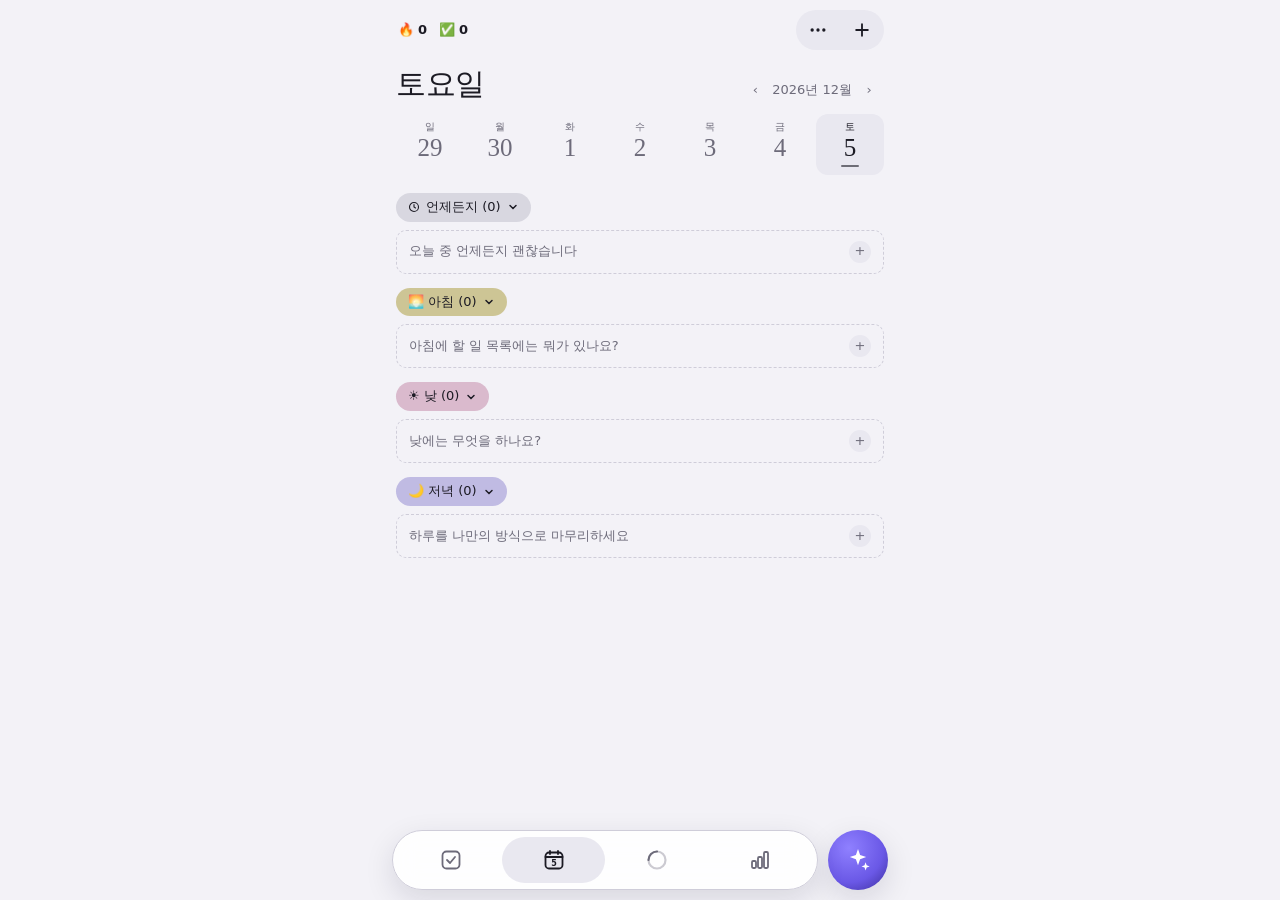
<file: planner.html>
<!DOCTYPE html>
<html lang="ko">
<head>
<meta charset="utf-8">
<meta name="viewport" content="width=device-width, initial-scale=1, viewport-fit=cover">
<meta name="theme-color" content="#000000">
<title>하루틀 — 일정 관리</title>
<style>
:root{
  --bg:#f3f2f7; --surface:#ffffff; --surface2:#e9e8f0; --line:#cfcdd9; --text:#1c1b24; --muted:#6d6b7a;
  --accent:#6a58e6; --accent-2:#8f80ff; --accent-soft:rgba(106,88,230,.16); --ok:#3fae7a;
  --ch-any:rgba(120,118,140,.22); --ch-morning:rgba(176,160,70,.55); --ch-day:rgba(170,82,126,.35); --ch-evening:rgba(96,84,190,.35);
  --ch-high:rgba(206,86,112,.40); --ch-mid:rgba(170,150,60,.45); --ch-low:rgba(84,128,160,.40);
  --shadow:0 10px 30px rgba(20,16,50,.12);
  box-sizing:border-box;
  padding-top:env(safe-area-inset-top,0px); padding-bottom:env(safe-area-inset-bottom,0px);
}
@media (prefers-color-scheme: dark){
  :root:not([data-theme="light"]){
    --bg:#000; --surface:#161618; --surface2:#242428; --line:#3a3a42; --text:#f3f3f6; --muted:#8f8e99;
    --accent:#7c6cf0; --accent-2:#a597ff; --accent-soft:rgba(124,108,240,.22);
    --ch-any:rgba(120,120,135,.28); --ch-morning:rgba(150,138,70,.85); --ch-day:rgba(112,58,88,.9); --ch-evening:rgba(58,52,100,.95);
    --ch-high:rgba(128,58,72,.95); --ch-mid:rgba(98,88,44,.95); --ch-low:rgba(58,74,90,.95);
    --shadow:0 10px 30px rgba(0,0,0,.5);
  }
}
:root[data-theme="dark"]{
  --bg:#000; --surface:#161618; --surface2:#242428; --line:#3a3a42; --text:#f3f3f6; --muted:#8f8e99;
  --accent:#7c6cf0; --accent-2:#a597ff; --accent-soft:rgba(124,108,240,.22);
  --ch-any:rgba(120,120,135,.28); --ch-morning:rgba(150,138,70,.85); --ch-day:rgba(112,58,88,.9); --ch-evening:rgba(58,52,100,.95);
  --ch-high:rgba(128,58,72,.95); --ch-mid:rgba(98,88,44,.95); --ch-low:rgba(58,74,90,.95);
  --shadow:0 10px 30px rgba(0,0,0,.5);
}
*{box-sizing:border-box;-webkit-tap-highlight-color:transparent}
html{height:100%;scroll-padding-top:env(safe-area-inset-top,0px)}
body{height:100%;margin:0;background:var(--bg);color:var(--text);
  font-family:"Pretendard","Apple SD Gothic Neo","Noto Sans KR","Malgun Gothic",system-ui,sans-serif;font-size:15px;line-height:1.45;overflow:hidden}
button{font:inherit;color:inherit;border:0;background:none;cursor:pointer;padding:0}
input,textarea,select{font:inherit;color:inherit}
:focus-visible{outline:2px solid var(--accent-2);outline-offset:2px}
#app{height:100%;max-width:520px;margin:0 auto;display:flex;flex-direction:column;position:relative}

/* top bar */
.top{display:flex;align-items:center;gap:8px;padding:10px 16px 6px;min-height:52px}
.pill{display:inline-flex;align-items:center;gap:4px;font-size:13px;color:var(--muted);padding:4px 2px}
.pill b{color:var(--text);font-weight:600}
.btn-today{background:var(--surface2);border-radius:18px;padding:7px 14px;font-size:14px}
.top .grow{flex:1}
.iconbar{display:flex;align-items:center;background:var(--surface2);border-radius:22px;height:40px}
.iconbar button{width:44px;height:40px;display:grid;place-items:center;border-radius:22px}
.iconbar button:active{background:var(--line)}

main{flex:1;overflow-y:auto;overflow-x:hidden;padding:0 16px 120px;-webkit-overflow-scrolling:touch}
.view{display:none}.view.on{display:block}

/* headings */
.h1{font-size:30px;font-weight:500;letter-spacing:-.5px;margin:6px 0 10px;display:flex;align-items:center;gap:10px}
.h1 .plus{width:26px;height:26px;border-radius:50%;background:var(--surface2);display:grid;place-items:center;font-size:18px;color:var(--muted)}
.dayhead{display:flex;align-items:baseline;justify-content:space-between;margin:6px 0 8px}
.dayhead .h1{margin:0}
.monthnav{display:flex;align-items:center;gap:2px;font-size:13px;color:var(--muted)}
.monthnav button{width:30px;height:30px;display:grid;place-items:center;border-radius:50%}
.monthnav button:active{background:var(--surface2)}

/* week strip */
.week{display:grid;grid-template-columns:repeat(7,1fr);gap:2px;margin-bottom:18px;touch-action:pan-y}
.wd{display:flex;flex-direction:column;align-items:center;padding:6px 0 8px;border-radius:12px;color:var(--muted)}
.wd small{font-size:10px}
.wd span{font-family:"Iowan Old Style","Palatino","Noto Serif KR",Georgia,serif;font-size:25px;font-weight:300;line-height:1.15}
.wd.today{color:var(--accent-2)}
.wd.sel{background:var(--surface2);color:var(--text)}
.wd.sel::after{content:"";width:18px;height:2px;border-radius:2px;background:currentColor;opacity:.6;margin-top:2px}
.wd .dot{width:4px;height:4px;border-radius:50%;background:var(--accent-2);margin-top:3px}
.wd.sel .dot{display:none}

/* section chips */
.sec{margin-bottom:14px}
.chip{display:inline-flex;align-items:center;gap:6px;border-radius:16px;padding:5px 12px;font-size:13px;font-weight:500;background:var(--ch-any)}
.chip svg{width:12px;height:12px;transition:transform .2s}
.sec.closed .chip svg.car{transform:rotate(-90deg)}
.sec.closed .sec-body{display:none}
.c-any{background:var(--ch-any)}.c-morning{background:var(--ch-morning)}.c-day{background:var(--ch-day)}.c-evening{background:var(--ch-evening)}
.c-high{background:var(--ch-high)}.c-mid{background:var(--ch-mid)}.c-low{background:var(--ch-low)}
.sec-head{display:flex;align-items:center;justify-content:space-between;margin-bottom:8px}
.roundplus{width:26px;height:26px;border-radius:50%;background:var(--surface2);display:grid;place-items:center;color:var(--muted);font-size:17px}
.addrow{width:100%;display:flex;align-items:center;justify-content:space-between;border:1.5px dashed var(--line);border-radius:10px;padding:10px 12px;color:var(--muted);font-size:13px;text-align:left;margin-top:6px}
.addrow i{font-style:normal;width:22px;height:22px;border-radius:50%;background:var(--surface2);display:grid;place-items:center}

/* task row */
.task{display:flex;align-items:center;gap:12px;background:var(--surface);border-radius:14px;padding:10px 12px;margin-bottom:6px;cursor:pointer}
.bub{flex:none;width:34px;height:34px;border-radius:50%;display:grid;place-items:center;font-size:18px;background:hsl(var(--h) 60% 70% / .35)}
.tt{flex:1;min-width:0;display:flex;flex-direction:column}
.tt b{font-weight:500;font-size:14.5px;white-space:nowrap;overflow:hidden;text-overflow:ellipsis}
.tt small{font-size:11.5px;color:var(--muted)}
.chk{flex:none;width:26px;height:26px;border-radius:50%;border:2px solid var(--muted);display:grid;place-items:center;transition:all .18s}
.chk svg{width:14px;height:14px;opacity:0}
.task.done .chk{background:var(--accent);border-color:var(--accent)}
.task.done .chk svg{opacity:1}
.task.done .tt b{text-decoration:line-through;color:var(--muted)}
.task.done .bub{filter:grayscale(.8);opacity:.6}
.chk.pop{animation:pop .35s}
@keyframes pop{50%{transform:scale(1.25)}}

.suggest-head{display:flex;justify-content:space-between;align-items:flex-start;margin:26px 0 10px}
.suggest-head h3{margin:0;font-size:17px;font-weight:600}
.suggest-head p{margin:0;font-size:12px;color:var(--muted)}
.sg{display:flex;align-items:center;gap:10px;margin-bottom:6px}
.sg .task{flex:1;margin:0;cursor:default}
.sg .add{width:26px;height:26px;border-radius:50%;background:var(--accent-soft);color:var(--accent-2);font-size:17px;display:grid;place-items:center}

/* focus */
.focus-wrap{display:flex;flex-direction:column;align-items:center;padding-top:6px;min-height:calc(100% - 20px)}
.view#v-focus{margin:0 -16px;padding:0 16px;background:linear-gradient(180deg,var(--accent-soft),transparent 55%);border-radius:0 0 24px 24px;min-height:100%}
.focus-top{width:100%;display:flex;justify-content:space-between;gap:8px;margin-bottom:18px}
.ghost{border:1px solid var(--line);border-radius:18px;padding:7px 13px;font-size:13px;display:inline-flex;align-items:center;gap:6px;max-width:62%;overflow:hidden;white-space:nowrap;text-overflow:ellipsis}
.focus-title{font-size:30px;font-weight:600;margin:4px 0 2px;text-align:center}
.focus-sub{font-size:13px;color:var(--muted);height:20px;margin-bottom:10px;text-align:center}
.dial{width:min(78vw,290px);aspect-ratio:1;touch-action:none;user-select:none}
.dial text{font-family:"Iowan Old Style","Palatino",Georgia,serif}
.big-time{font-family:"Iowan Old Style","Palatino",Georgia,serif;font-size:52px;font-weight:300;margin:14px 0 6px;letter-spacing:1px}
.focus-ctrl{display:flex;align-items:center;gap:18px;margin-top:8px}
.primary{background:var(--text);color:var(--bg);border-radius:24px;padding:11px 22px;font-weight:600;display:inline-flex;align-items:center;gap:8px}
.dark-btn{background:var(--surface2);border-radius:24px;padding:11px 22px;font-weight:600;display:inline-flex;align-items:center;gap:8px}
.hourglass{transform-origin:50% 50%;animation:flip 6s ease-in-out infinite}
.paused .hourglass{animation-play-state:paused}
@keyframes flip{0%,80%{transform:rotate(0)}100%{transform:rotate(180deg)}}

/* stats */
.stat-hero{display:grid;grid-template-columns:1fr 1fr;background:var(--surface);border-radius:20px;overflow:hidden;margin:6px 0 14px}
.stat-hero>div{padding:18px 14px;display:flex;flex-direction:column;align-items:center;gap:4px}
.stat-hero>div+div{border-left:1px solid var(--line)}
.stat-hero .em{font-size:28px;line-height:1}
.stat-hero .num{font-family:"Iowan Old Style","Palatino",Georgia,serif;font-size:38px;line-height:1.1;font-weight:600}
.stat-hero .lab{font-size:12px;color:var(--muted)}
.bar{width:74%;height:5px;border-radius:4px;background:var(--surface2);overflow:hidden;margin-top:8px}
.bar i{display:block;height:100%;background:var(--accent)}
.stat-hero .sub{font-size:11.5px;color:var(--muted)}
.card{background:var(--surface);border-radius:20px;padding:16px;margin-bottom:14px}
.card h3{margin:0 0 12px;font-size:17px;font-weight:500}
.moodrow{display:grid;grid-template-columns:repeat(7,1fr);gap:4px;text-align:center}
.moodrow button{display:flex;flex-direction:column;align-items:center;gap:6px;font-size:11px;color:var(--muted)}
.moodrow .m{width:36px;height:36px;border-radius:50%;display:grid;place-items:center;background:var(--surface2);font-size:18px;color:var(--text)}
.moodrow .m.today{background:var(--text);color:var(--bg)}
.moodrow .m.future{background:transparent;border:1px solid var(--surface2)}
.moodrow .m svg{width:40px;height:40px}
.weekbars{display:grid;grid-template-columns:repeat(7,1fr);gap:8px;align-items:end;height:110px}
.weekbars div{display:flex;flex-direction:column;align-items:center;justify-content:flex-end;height:100%;gap:4px;font-size:11px;color:var(--muted)}
.weekbars i{width:100%;max-width:26px;border-radius:7px 7px 3px 3px;background:var(--accent);min-height:3px}
.weekbars b{font-weight:500;color:var(--text);font-size:11px}
.list{background:var(--surface);border-radius:18px;overflow:hidden;margin-bottom:14px}
.list button{width:100%;display:flex;align-items:center;justify-content:space-between;padding:14px 16px;text-align:left;font-size:14px}
.list button+button{border-top:1px solid var(--line)}
.list button.danger{color:#e2627a}

/* planner */
.plan-empty{display:flex;flex-direction:column;align-items:center;text-align:center;padding-top:9vh;gap:14px}
.plan-empty p{margin:0;font-size:16px;line-height:1.6}
.plan-empty small{color:var(--muted);font-size:12.5px;max-width:300px}
.orb{width:120px;height:120px;animation:bob 4s ease-in-out infinite}
@keyframes bob{50%{transform:translateY(-8px)}}
.composer{background:var(--surface);border-radius:22px;padding:10px 10px 10px 16px;display:flex;align-items:flex-end;gap:8px;margin-top:22px;box-shadow:var(--shadow)}
.composer textarea{flex:1;border:0;background:transparent;resize:none;outline:none;min-height:24px;max-height:140px;padding:6px 0}
.composer button{background:var(--text);color:var(--bg);border-radius:18px;padding:8px 14px;font-weight:600;font-size:13px;white-space:nowrap}
.plan-hint{font-size:12px;color:var(--muted);margin:8px 4px 0}
.plan-result h4{margin:18px 0 8px;font-size:13px;color:var(--muted);font-weight:500}
.x{flex:none;width:26px;height:26px;border-radius:50%;background:var(--surface2);display:grid;place-items:center;color:var(--muted)}
.seg{display:inline-flex;background:var(--surface2);border-radius:18px;padding:3px}
.seg button{padding:6px 14px;border-radius:15px;font-size:13px}
.seg button.on{background:var(--surface);box-shadow:0 1px 4px rgba(0,0,0,.2)}

/* tabbar */
.tabbar{position:absolute;left:12px;right:12px;bottom:calc(10px + env(safe-area-inset-bottom,0px));display:flex;gap:10px;align-items:center;z-index:5}
.tabs{flex:1;display:flex;justify-content:space-around;background:color-mix(in srgb,var(--surface) 88%,transparent);backdrop-filter:blur(14px);-webkit-backdrop-filter:blur(14px);border-radius:30px;padding:6px;box-shadow:var(--shadow);border:1px solid var(--line)}
.tabs button{flex:1;height:46px;border-radius:24px;display:grid;place-items:center;color:var(--muted)}
.tabs button.on{background:var(--surface2);color:var(--text)}
.tabs svg{width:24px;height:24px}
.orbtab{flex:none;width:60px;height:60px;border-radius:50%;display:grid;place-items:center;background:radial-gradient(circle at 35% 30%,var(--accent-2),var(--accent) 60%,#3b2d9a);box-shadow:var(--shadow);color:#fff}
.orbtab.on{outline:3px solid var(--text);outline-offset:2px}
.orbtab svg{width:28px;height:28px}

/* sheet */
.backdrop{position:fixed;inset:0;background:rgba(0,0,0,.45);z-index:20;display:none;align-items:flex-end;justify-content:center}
.backdrop.on{display:flex}
.sheet{width:100%;max-width:520px;max-height:88%;overflow-y:auto;background:var(--surface);border-radius:24px 24px 0 0;padding:16px 16px calc(20px + env(safe-area-inset-bottom,0px));animation:up .22s ease-out}
@keyframes up{from{transform:translateY(40px);opacity:.4}}
.sheet .grab{width:38px;height:4px;border-radius:3px;background:var(--line);margin:0 auto 12px}
.sheet h3{margin:0 0 12px;font-size:17px}
.sheet .title-in{width:100%;border:0;background:transparent;font-size:20px;outline:none;padding:6px 0 10px}
.row{display:flex;flex-wrap:wrap;gap:6px;margin:6px 0 14px}
.row .opt{border-radius:16px;padding:6px 12px;font-size:13px;background:var(--surface2)}
.row .opt.on{background:var(--text);color:var(--bg)}
.lbl{font-size:12px;color:var(--muted);margin-top:4px}
.emojis{display:flex;gap:6px;overflow-x:auto;padding:4px 0 10px;scrollbar-width:none}
.emojis button{flex:none;width:40px;height:40px;border-radius:12px;background:var(--surface2);font-size:21px}
.emojis button.on{outline:2px solid var(--accent-2)}
.sheet-actions{display:flex;gap:8px;margin-top:8px}
.sheet-actions button{flex:1;padding:13px;border-radius:14px;font-weight:600;background:var(--surface2)}
.sheet-actions .go{background:var(--accent);color:#fff}
.sheet-actions .del{flex:0 0 auto;color:#e2627a;padding:13px 16px}
.date-in{background:var(--surface2);border:0;border-radius:12px;padding:8px 12px}
.sheet textarea.box{width:100%;min-height:90px;background:var(--surface2);border:0;border-radius:12px;padding:10px;outline:none}
.moodpick{display:flex;justify-content:space-between;gap:4px;margin:4px 0 14px}
.moodpick button{display:flex;flex-direction:column;align-items:center;gap:4px;font-size:12px;color:var(--muted);padding:6px 2px;border-radius:14px;flex:1}
.moodpick button.on{background:var(--surface2);color:var(--text)}
.moodpick svg{width:48px;height:48px}

.menu{position:absolute;right:16px;top:58px;background:var(--surface2);border-radius:16px;box-shadow:var(--shadow);z-index:15;min-width:200px;overflow:hidden;display:none}
.menu.on{display:block}
.menu button{display:block;width:100%;text-align:left;padding:13px 16px;font-size:14px}
.menu button+button{border-top:1px solid var(--line)}

.toast{position:fixed;left:50%;top:calc(12px + env(safe-area-inset-top,0px));transform:translate(-50%,-30px);opacity:0;pointer-events:none;background:var(--accent);color:#fff;padding:10px 18px;border-radius:20px;font-size:14px;z-index:40;transition:transform .3s;max-width:90%;text-align:center}
.toast.on{transform:translate(-50%,0);opacity:1}
.empty-note{color:var(--muted);font-size:13px;text-align:center;padding:10px 0}
@media (prefers-reduced-motion: reduce){*{animation:none!important;transition:none!important}}
</style>
</head>
<body>
<div id="app">
  <header class="top">
    <span class="pill" title="연속 일수">🔥 <b id="hdStreak">0</b></span>
    <span class="pill" title="오늘 완료">✅ <b id="hdDone">0</b></span>
    <button class="btn-today" id="btnToday" data-act="goToday" hidden>오늘</button>
    <span class="grow"></span>
    <div class="iconbar">
      <button data-act="menu" aria-label="더보기"><svg width="20" height="20" viewBox="0 0 24 24" fill="currentColor"><circle cx="5" cy="12" r="2"/><circle cx="12" cy="12" r="2"/><circle cx="19" cy="12" r="2"/></svg></button>
      <button data-act="addQuick" aria-label="추가"><svg width="20" height="20" viewBox="0 0 24 24" fill="none" stroke="currentColor" stroke-width="2.2" stroke-linecap="round"><path d="M12 5v14M5 12h14"/></svg></button>
    </div>
  </header>
  <div class="menu" id="menu"></div>

  <main id="main">
    <section class="view" id="v-todo"></section>
    <section class="view" id="v-day"></section>
    <section class="view" id="v-focus"></section>
    <section class="view" id="v-stats"></section>
    <section class="view" id="v-plan"></section>
  </main>

  <nav class="tabbar">
    <div class="tabs" role="tablist">
      <button data-tab="todo" aria-label="할 일"><svg viewBox="0 0 24 24" fill="none" stroke="currentColor" stroke-width="1.8" stroke-linecap="round" stroke-linejoin="round"><rect x="3.5" y="3.5" width="17" height="17" rx="4"/><path d="m8 12 3 3 5-6"/></svg></button>
      <button data-tab="day" aria-label="오늘"><svg viewBox="0 0 24 24" fill="none" stroke="currentColor" stroke-width="1.8"><rect x="3.5" y="4.5" width="17" height="16" rx="3.5"/><path d="M3.5 9h17M8 3v3M16 3v3" stroke-linecap="round"/><text id="tabDate" x="12" y="18.2" text-anchor="middle" font-size="8" font-weight="700" fill="currentColor" stroke="none" font-family="system-ui">24</text></svg></button>
      <button data-tab="focus" aria-label="포커스"><svg viewBox="0 0 24 24" fill="none" stroke="currentColor" stroke-width="2.2" stroke-linecap="round"><path d="M12 3.5a8.5 8.5 0 1 1-8.5 8.5" opacity=".35"/><path d="M12 3.5a8.5 8.5 0 0 0-8.5 8.5"/></svg></button>
      <button data-tab="stats" aria-label="기록"><svg viewBox="0 0 24 24" fill="none" stroke="currentColor" stroke-width="1.8" stroke-linejoin="round"><rect x="4" y="13" width="4" height="7" rx="1.2"/><rect x="10" y="9" width="4" height="11" rx="1.2"/><rect x="16" y="4" width="4" height="16" rx="1.2"/></svg></button>
    </div>
    <button class="orbtab" data-tab="plan" aria-label="자동 계획"><svg viewBox="0 0 24 24" fill="currentColor"><path d="M12 2.5l1.8 5.2 5.2 1.8-5.2 1.8L12 16.5l-1.8-5.2L5 9.5l5.2-1.8zM18.5 14l.9 2.6 2.6.9-2.6.9-.9 2.6-.9-2.6-2.6-.9 2.6-.9z"/></svg></button>
  </nav>

  <div class="backdrop" id="backdrop"><div class="sheet" id="sheet" role="dialog" aria-modal="true"></div></div>
  <div class="toast" id="toast"></div>
</div>

<script>
(function(){
"use strict";
/* ---------- utilities ---------- */
const $=s=>document.querySelector(s);
const pad=n=>String(n).padStart(2,'0');
const dk=d=>`${d.getFullYear()}-${pad(d.getMonth()+1)}-${pad(d.getDate())}`;
const parseDk=s=>{const[y,m,d]=s.split('-').map(Number);return new Date(y,m-1,d)};
const todayK=()=>dk(new Date());
const addDays=(s,n)=>{const d=parseDk(s);d.setDate(d.getDate()+n);return dk(d)};
const WD=['일','월','화','수','목','금','토'];
const esc=s=>String(s).replace(/[&<>"']/g,c=>({'&':'&amp;','<':'&lt;','>':'&gt;','"':'&quot;',"'":'&#39;'}[c]));
const uid=()=>Math.random().toString(36).slice(2,10)+Date.now().toString(36).slice(-4);
const hue=s=>{let h=0;for(const c of String(s))h=(h*31+c.codePointAt(0))%360;return h};
const fmtTime=d=>{const h=d.getHours(),m=d.getMinutes();return `${h<12?'오전':'오후'} ${((h+11)%12)+1}:${pad(m)}`};

const SLOTS=[
  {k:'any',n:'언제든지',ph:'오늘 중 언제든지 괜찮습니다',ic:'<svg class="ic" width="13" height="13" viewBox="0 0 24 24" fill="none" stroke="currentColor" stroke-width="2.2"><circle cx="12" cy="12" r="9"/><path d="M12 7v5l3 2" stroke-linecap="round"/></svg>'},
  {k:'morning',n:'아침',ph:'아침에 할 일 목록에는 뭐가 있나요?',ic:'🌅'},
  {k:'day',n:'낮',ph:'낮에는 무엇을 하나요?',ic:'☀️'},
  {k:'evening',n:'저녁',ph:'하루를 나만의 방식으로 마무리하세요',ic:'🌙'}
];
const PRIS=[{k:'high',n:'높음',ic:'▲'},{k:'mid',n:'보통',ic:'●'},{k:'low',n:'낮음',ic:'▼'},{k:'none',n:'할 일',ic:''}];
const DURS=[5,10,15,20,30,45,60,90,120];
const EMOJIS=['📝','✅','📬','🍽️','💧','🧺','🗓️','🧘','🚶','🏃','📧','🧽','📖','📚','💊','🪴','🗑️','👕','✍️','💼','📞','🛒','🍳','☕','🚗','🎒','💻','🧹','🎵','😴','🦷','🐶','🏦','🏥','🚿','✏️'];
const SUGGEST=[
  ['우편물 확인하기','📬',15],['식탁 정리하기','🍽️',15],['물 한 잔 마시기','💧',5],['세탁물 분류하기','🧺',20],['오늘 일정 점검하기','🗓️',15],
  ['스트레칭하기','🧘',10],['산책하기','🚶',20],['이메일 정리하기','📧',15],['설거지하기','🧽',15],['책 읽기','📖',30],
  ['장보기 목록 쓰기','📝',10],['약 챙기기','💊',5],['방 환기하기','🪟',5],['가방 챙기기','🎒',10],['식물 물주기','🪴',5],
  ['쓰레기 버리기','🗑️',10],['내일 옷 준비하기','👕',10],['일기 쓰기','✍️',15],['운동하기','🏃',30],['책상 정리하기','🧹',10]
];
const MOODS=[
  {k:5,n:'최고',c:'#f6d56b',mouth:'M13 27 Q24 38 35 27'},
  {k:4,n:'좋음',c:'#96d98a',mouth:'M15 28 Q24 34 33 28'},
  {k:3,n:'보통',c:'#8cc4ea',mouth:'M16 30 L32 30'},
  {k:2,n:'별로',c:'#a898ea',mouth:'M16 32 Q24 27 32 32'},
  {k:1,n:'힘듦',c:'#f0a07c',mouth:'M15 34 Q24 25 33 34'}
];
function moodSvg(m){
  // original soft-blob face (not a copy of any mascot)
  return `<svg viewBox="0 0 48 48" aria-hidden="true"><path d="M24 3c7 0 9 5 14 7s8 7 7 14-3 9-7 13-8 8-14 8-10-4-14-8-7-6-7-13 3-12 7-14 7-7 14-7z" fill="${m.c}"/><circle cx="18" cy="21" r="2.6" fill="#1c1b24"/><circle cx="30" cy="21" r="2.6" fill="#1c1b24"/><path d="${m.mouth}" stroke="#1c1b24" stroke-width="2.4" fill="none" stroke-linecap="round"/></svg>`;
}

/* ---------- state ---------- */
const KEY='harutul-v1';
let S={tasks:[],doneLog:{},moods:{},focusLog:{},sIdx:0,collapsed:{},hideDone:false,focus:{mode:'idle',setMin:15}};
try{const raw=localStorage.getItem(KEY);if(raw){const o=JSON.parse(raw);S=Object.assign(S,o);S.focus=Object.assign({mode:'idle',setMin:15},o.focus||{});}}catch(e){}
function save(){try{localStorage.setItem(KEY,JSON.stringify(S))}catch(e){}}

let tab='day', sel=todayK(), planDraft=null, planTarget='today';

/* ---------- task logic ---------- */
function occurs(t,d){
  if(!t.date) return false;
  if(t.date===d) return true;
  if(t.date>d) return false;
  if(t.repeat==='daily') return true;
  if(t.repeat==='weekly') return parseDk(t.date).getDay()===parseDk(d).getDay();
  if(t.repeat==='weekdays'){const w=parseDk(d).getDay();return w>0&&w<6;}
  return false;
}
function isDone(t,d){return (t.repeat&&t.repeat!=='none'&&t.date)?(t.doneDates||[]).includes(d):!!t.done}
function setDone(t,d,v){
  if(t.repeat&&t.repeat!=='none'&&t.date){t.doneDates=t.doneDates||[];const i=t.doneDates.indexOf(d);if(v&&i<0)t.doneDates.push(d);if(!v&&i>=0)t.doneDates.splice(i,1);}
  else t.done=v;
  const k=todayK();S.doneLog[k]=Math.max(0,(S.doneLog[k]||0)+(v?1:-1));
}
const tasksFor=d=>S.tasks.filter(t=>occurs(t,d));
const inbox=()=>S.tasks.filter(t=>!t.date);
function streak(){
  let d=todayK(),n=0;
  if(!(S.doneLog[d]>0)) d=addDays(d,-1);
  while(S.doneLog[d]>0){n++;d=addDays(d,-1);}
  return n;
}
function durLabel(m){return m>=60?(m%60?`${Math.floor(m/60)}시간 ${m%60}분`:`${m/60}시간`):`${m}분`}
const REP={none:'',daily:'매일',weekly:'매주',weekdays:'평일'};

function taskRow(t,d){
  const done=isDone(t,d);
  const rep=t.repeat&&t.repeat!=='none'?` ↻ ${REP[t.repeat]}`:'';
  return `<div class="task${done?' done':''}" data-act="edit" data-id="${t.id}">
    <span class="bub" style="--h:${hue(t.emoji+t.title)}">${esc(t.emoji||'📝')}</span>
    <span class="tt"><b>${esc(t.title)}</b><small>${durLabel(t.dur||15)}${rep}</small></span>
    <button class="chk" data-act="toggle" data-id="${t.id}" data-d="${d||''}" aria-label="${done?'완료 취소':'완료'}"><svg viewBox="0 0 24 24" fill="none" stroke="#fff" stroke-width="3.2" stroke-linecap="round" stroke-linejoin="round"><path d="m5 12 4.5 4.5L19 7"/></svg></button>
  </div>`;
}
const caret='<svg class="car" viewBox="0 0 24 24" fill="none" stroke="currentColor" stroke-width="3" stroke-linecap="round"><path d="m6 9 6 6 6-6"/></svg>';

/* ---------- render: 할 일 ---------- */
function renderTodo(){
  const box=inbox();
  let h=`<div class="h1">할 일 <button class="plus" data-act="addInbox" data-p="none" aria-label="할 일 추가">+</button></div>`;
  for(const p of PRIS){
    let list=box.filter(t=>(t.priority||'none')===p.k);
    if(S.hideDone) list=list.filter(t=>!t.done);
    list.sort((a,b)=>(a.done-b.done));
    const ck='p-'+p.k, closed=S.collapsed[ck];
    h+=`<div class="sec${closed?' closed':''}"><div class="sec-head">
      <button class="chip c-${p.k==='none'?'any':p.k}" data-act="collapse" data-k="${ck}">${p.ic?`<span style="font-size:10px">${p.ic}</span>`:''}${p.n}${list.length?` (${list.length})`:''} ${caret}</button>
      <button class="roundplus" data-act="addInbox" data-p="${p.k}" aria-label="${p.n}에 추가">+</button></div>
      <div class="sec-body">${list.map(t=>taskRow(t,null)).join('')}
      ${p.k==='none'?`<button class="addrow" data-act="addInbox" data-p="none">목록에 추가하세요<i>+</i></button>`:''}</div></div>`;
  }
  const have=new Set(box.filter(t=>!t.done).map(t=>t.title));
  const pool=SUGGEST.filter(s=>!have.has(s[0]));
  const shown=[];for(let i=0;i<pool.length&&shown.length<5;i++)shown.push(pool[(S.sIdx+i)%pool.length]);
  h+=`<div class="suggest-head"><div><h3>제안된 작업</h3><p>자주 쓰는 작은 습관들</p></div>
      <button class="roundplus" data-act="refreshSuggest" aria-label="새로 고침">↻</button></div>`;
  h+=shown.map(s=>`<div class="sg"><div class="task"><span class="bub" style="--h:${hue(s[1]+s[0])}">${s[1]}</span><span class="tt"><b>${esc(s[0])}</b><small>${durLabel(s[2])}</small></span></div>
     <button class="add" data-act="addSuggest" data-t="${esc(s[0])}" aria-label="${esc(s[0])} 추가">+</button></div>`).join('');
  $('#v-todo').innerHTML=h;
}

/* ---------- render: 오늘 ---------- */
function renderDay(){
  const sd=parseDk(sel), tk=todayK();
  const start=addDays(sel,-sd.getDay());
  let h=`<div class="dayhead"><div class="h1">${WD[sd.getDay()]}요일</div>
    <div class="monthnav"><button data-act="week" data-n="-7" aria-label="이전 주">‹</button>${sd.getFullYear()}년 ${sd.getMonth()+1}월<button data-act="week" data-n="7" aria-label="다음 주">›</button></div></div>
    <div class="week" id="week">`;
  for(let i=0;i<7;i++){
    const d=addDays(start,i),D=parseDk(d),has=tasksFor(d).some(t=>!isDone(t,d));
    h+=`<button class="wd${d===tk?' today':''}${d===sel?' sel':''}" data-act="pick" data-d="${d}"><small>${WD[i]}</small><span>${D.getDate()}</span>${has?'<i class="dot"></i>':''}</button>`;
  }
  h+='</div>';
  const all=tasksFor(sel);
  for(const s of SLOTS){
    let list=all.filter(t=>(t.slot||'any')===s.k);
    const total=list.length;
    if(S.hideDone) list=list.filter(t=>!isDone(t,sel));
    list.sort((a,b)=>isDone(a,sel)-isDone(b,sel));
    const ck='s-'+s.k,closed=S.collapsed[ck];
    h+=`<div class="sec${closed?' closed':''}"><div class="sec-head">
      <button class="chip c-${s.k}" data-act="collapse" data-k="${ck}">${s.ic} ${s.n} (${total}) ${caret}</button></div>
      <div class="sec-body">${list.map(t=>taskRow(t,sel)).join('')}
      <button class="addrow" data-act="addSlot" data-s="${s.k}">${s.ph}<i>+</i></button></div></div>`;
  }
  $('#v-day').innerHTML=h;
  // swipe on week strip
  const w=$('#week');let x0=null;
  w.addEventListener('touchstart',e=>{x0=e.touches[0].clientX},{passive:true});
  w.addEventListener('touchend',e=>{if(x0==null)return;const dx=e.changedTouches[0].clientX-x0;x0=null;if(Math.abs(dx)>50){sel=addDays(sel,dx<0?7:-7);render();}});
}

/* ---------- render: 포커스 ---------- */
let dialDrag=false;
function focusRemaining(){const f=S.focus;if(f.mode==='run')return Math.max(0,f.endAt-Date.now());if(f.mode==='pause')return f.remaining;return f.setMin*60000}
function renderFocus(){
  const f=S.focus, R=100, C=2*Math.PI*R;
  const task=f.taskId?S.tasks.find(t=>t.id===f.taskId):null;
  let h=`<div class="focus-wrap${f.mode==='pause'?' paused':''}"><div class="focus-top">
    <button class="ghost" data-act="pickFocusTask">${task?esc((task.emoji||'')+' '+task.title):'♪ 작업 선택'}</button>
    ${f.mode!=='idle'?'<button class="ghost" data-act="focusEnd">⏹ 끝</button>':''}</div>
    <div class="focus-title">포커스</div>
    <div class="focus-sub">${f.mode!=='idle'?`${fmtTime(new Date(f.startAt))} → ${fmtTime(new Date(f.mode==='run'?f.endAt:Date.now()+f.remaining))}`:(task?durLabel(task.dur)+' 작업':'')}</div>`;
  if(f.mode==='idle'){
    const m=f.setMin, a=m/60*2*Math.PI, kx=130+R*Math.sin(a), ky=130-R*Math.cos(a);
    let ticks='';for(let i=0;i<60;i++){const t=i/60*2*Math.PI,r1=i%5?R-6:R-10;ticks+=`<line x1="${130+(R-2)*Math.sin(t)}" y1="${130-(R-2)*Math.cos(t)}" x2="${130+r1*Math.sin(t)}" y2="${130-r1*Math.cos(t)}" stroke="currentColor" stroke-width="${i%5?1:1.6}" opacity="${i<m?.9:.25}"/>`}
    h+=`<svg class="dial" id="dial" viewBox="0 0 260 260" style="color:var(--text)" role="slider" aria-label="포커스 시간" aria-valuemin="1" aria-valuemax="60" aria-valuenow="${m}" tabindex="0">
      <circle cx="130" cy="130" r="${R}" fill="none" stroke="var(--accent-soft)" stroke-width="26"/>
      <circle cx="130" cy="130" r="${R}" fill="none" stroke="var(--accent)" stroke-width="26" stroke-linecap="round" stroke-dasharray="${C*m/60} ${C}" transform="rotate(-90 130 130)"/>
      ${ticks}
      <text x="130" y="44" text-anchor="middle" font-size="12" fill="var(--muted)">60</text><text x="220" y="134" text-anchor="middle" font-size="12" fill="var(--muted)">15</text>
      <text x="130" y="224" text-anchor="middle" font-size="12" fill="var(--muted)">30</text><text x="40" y="134" text-anchor="middle" font-size="12" fill="var(--muted)">45</text>
      <text x="130" y="142" text-anchor="middle" font-size="50" font-weight="300" fill="currentColor">${m}</text>
      <text x="130" y="166" text-anchor="middle" font-size="13" fill="var(--muted)">분</text>
      <circle cx="${kx}" cy="${ky}" r="15" fill="#fff" stroke="var(--accent)" stroke-width="3"/>
    </svg>
    <div class="focus-ctrl" style="margin-top:22px"><button class="dark-btn" data-act="focusStart">시작하기 ▶</button></div>
    <p class="empty-note">원을 돌려 시간을 맞추세요</p>`;
  }else{
    const rem=focusRemaining(), frac=f.total?rem/f.total:0;
    h+=`<svg class="dial" viewBox="0 0 260 260">
      <circle cx="130" cy="130" r="${R}" fill="none" stroke="var(--surface2)" stroke-width="26"/>
      <circle id="runArc" cx="130" cy="130" r="${R}" fill="none" stroke="var(--accent)" stroke-width="26" stroke-linecap="round" stroke-dasharray="${C*frac} ${C}" transform="rotate(-90 130 130)"/>
      <circle cx="130" cy="130" r="72" fill="#efd9bf"/>
      <text class="hourglass" x="130" y="152" text-anchor="middle" font-size="62">⏳</text>
    </svg>
    <div class="big-time" id="bigTime">${mmss(rem)}</div>
    <div class="focus-ctrl"><button class="dark-btn" data-act="focusPlus">+1분</button>
      <button class="primary" data-act="focusPause" aria-label="${f.mode==='run'?'일시 중지':'계속'}">${f.mode==='run'?'❚❚ 일시 중지':'▶ 계속'}</button></div>`;
  }
  h+='</div>';
  $('#v-focus').innerHTML=h;
  const dial=$('#dial');
  if(dial){
    const set=e=>{const r=dial.getBoundingClientRect(),x=e.clientX-r.left-r.width/2,y=e.clientY-r.top-r.height/2;
      let a=Math.atan2(x,-y);if(a<0)a+=2*Math.PI;let m=Math.round(a/(2*Math.PI)*60);if(m===0)m=S.focus.setMin>30?60:1;
      if(m!==S.focus.setMin){S.focus.setMin=m;renderFocus();if(navigator.vibrate)try{navigator.vibrate(4)}catch(_){}}};
    dial.addEventListener('pointerdown',e=>{dialDrag=true;try{dial.setPointerCapture(e.pointerId)}catch(_){}set(e)});
    dial.addEventListener('pointermove',e=>{if(dialDrag)set(e)});
    dial.addEventListener('pointerup',()=>{dialDrag=false;save()});
    dial.addEventListener('keydown',e=>{if(e.key==='ArrowUp'||e.key==='ArrowRight'){S.focus.setMin=Math.min(60,S.focus.setMin+1);renderFocus();$('#dial').focus()}if(e.key==='ArrowDown'||e.key==='ArrowLeft'){S.focus.setMin=Math.max(1,S.focus.setMin-1);renderFocus();$('#dial').focus()}});
  }
}
const mmss=ms=>{const s=Math.ceil(ms/1000);return `${pad(Math.floor(s/60))}:${pad(s%60)}`};
function beep(){try{const a=new (window.AudioContext||window.webkitAudioContext)();[0,.25,.5].forEach(t=>{const o=a.createOscillator(),g=a.createGain();o.frequency.value=880;o.connect(g);g.connect(a.destination);g.gain.setValueAtTime(.2,a.currentTime+t);g.gain.exponentialRampToValueAtTime(.001,a.currentTime+t+.2);o.start(a.currentTime+t);o.stop(a.currentTime+t+.22)})}catch(e){}}
function logFocus(ms){const k=todayK();S.focusLog[k]=(S.focusLog[k]||0)+Math.round(ms/60000)}
function finishFocus(natural){
  const f=S.focus, used=f.total-(f.mode==='pause'?f.remaining:Math.max(0,f.endAt-Date.now()));
  logFocus(Math.max(0,used));
  const tid=f.taskId,td=f.taskDate;
  S.focus={mode:'idle',setMin:f.setMin};save();
  if(natural){beep();try{navigator.vibrate&&navigator.vibrate([200,100,200])}catch(_){}}
  const t=tid&&S.tasks.find(x=>x.id===tid);
  if(natural&&t&&!isDone(t,td||null)){
    openSheet(`<h3>포커스를 마쳤습니다</h3><p style="color:var(--muted);margin:0 0 14px">"${esc(t.title)}"을(를) 완료로 표시할까요?</p>
      <div class="sheet-actions"><button data-act="closeSheet">나중에</button><button class="go" data-act="focusMarkDone" data-id="${t.id}" data-d="${td||''}">완료로 표시</button></div>`);
  }else toast(natural?'포커스를 마쳤습니다':'포커스를 끝냈습니다');
  render();
}
setInterval(()=>{
  const f=S.focus;
  if(f.mode==='run'){
    const rem=f.endAt-Date.now();
    if(rem<=0){finishFocus(true);return}
    if(tab==='focus'){const b=$('#bigTime');if(b)b.textContent=mmss(rem);const a=$('#runArc');if(a){const C=2*Math.PI*100;a.setAttribute('stroke-dasharray',`${C*rem/f.total} ${C}`)}}
  }
},400);

/* ---------- render: 기록 ---------- */
function renderStats(){
  const st=streak(), goals=[3,7,14,30,60,100,365], goal=goals.find(g=>g>st)||st+1;
  const tk=todayK(), today=tasksFor(tk), doneToday=today.filter(t=>isDone(t,tk)).length;
  let h=`<div class="h1">기록</div>
  <div class="stat-hero">
    <div><span class="em">🔥</span><span class="num">${st}</span><span class="lab">연속 일수</span><span class="bar"><i style="width:${Math.min(100,st/goal*100)}%"></i></span><span class="sub">${st}/${goal}일</span></div>
    <div><span class="em">✅</span><span class="num">${S.doneLog[tk]||0}</span><span class="lab">오늘 완료</span><span class="bar"><i style="width:${today.length?doneToday/today.length*100:0}%"></i></span><span class="sub">${doneToday}/${today.length}작업</span></div>
  </div>`;
  // mood week
  const start=addDays(tk,-parseDk(tk).getDay());
  h+=`<div class="card"><h3>기분과 일상의 성찰</h3><div class="moodrow">`;
  for(let i=0;i<7;i++){
    const d=addDays(start,i),m=S.moods[d],mo=m&&MOODS.find(x=>x.k===m.k),fut=d>tk;
    h+=`<button ${fut?'disabled':`data-act="mood" data-d="${d}"`} aria-label="${WD[i]}요일 기분"><span class="m${d===tk&&!mo?' today':''}${fut?' future':''}">${mo?moodSvg(mo):(fut?'':'+')}</span>${WD[i]}</button>`;
  }
  h+='</div></div>';
  // week bars
  const days=[];for(let i=6;i>=0;i--)days.push(addDays(tk,-i));
  const mx=Math.max(1,...days.map(d=>S.doneLog[d]||0));
  h+=`<div class="card"><h3>최근 7일 완료</h3><div class="weekbars">${days.map(d=>{const v=S.doneLog[d]||0;return `<div><b>${v||''}</b><i style="height:${v/mx*80}%"></i>${WD[parseDk(d).getDay()]}</div>`}).join('')}</div></div>`;
  const fm=days.reduce((s,d)=>s+(S.focusLog[d]||0),0);
  h+=`<div class="card"><h3>이번 주 포커스</h3><div style="font-size:28px;font-family:Georgia,serif">${durLabel(fm)}</div><div style="color:var(--muted);font-size:12.5px">최근 7일 동안 집중한 시간</div></div>`;
  h+=`<div class="list">
    <button data-act="backup">데이터 백업 (복사) <span>›</span></button>
    <button data-act="restore">데이터 복원 (붙여넣기) <span>›</span></button>
    <button data-act="theme">화면 테마 전환 <span>›</span></button>
    <button class="danger" data-act="reset">전체 초기화 <span>›</span></button></div>
    <p class="empty-note">모든 데이터는 이 기기의 브라우저에만 저장됩니다.</p>`;
  $('#v-stats').innerHTML=h;
}

/* ---------- render: 자동 계획 ---------- */
const KW=[
  [/강아지|반려견/,'🐶',20],[/운동|헬스|러닝|달리기|조깅|요가|필라테스/,'🏃',40],[/산책/,'🚶',20],[/공부|복습|시험|강의/,'📚',45],
  [/독서|책/,'📖',30],[/청소|정리|치우/,'🧹',20],[/빨래|세탁/,'🧺',20],[/설거지/,'🧽',15],[/요리|밥|식사|점심|아침밥|저녁밥/,'🍳',30],
  [/장보기|마트|쇼핑|구매/,'🛒',40],[/회의|미팅|면담/,'💼',60],[/전화|통화/,'📞',10],[/메일/,'📧',15],[/보고서|문서|작성|서류|기안/,'📝',60],
  [/병원|진료|치과/,'🏥',60],[/약/,'💊',5],[/샤워|목욕|씻/,'🚿',15],[/커피|카페/,'☕',20],[/출근|퇴근|이동|운전/,'🚗',30],
  [/잠|취침|낮잠/,'😴',30],[/물 마시|물마시/,'💧',5],[/양치/,'🦷',5],[/숙제|과제/,'✏️',45],[/음악|연습|피아노|기타/,'🎵',30],[/은행|송금|이체/,'🏦',15],[/일기/,'✍️',15]
];
function parsePlan(text){
  const parts=text.split(/\n|,|，|;|\.|그리고|그 다음에?|그다음에?|다음에|(?<=[가-힣])하고\s/).map(s=>s&&s.trim()).filter(Boolean);
  const out=[];
  for(let p of parts){
    let slot='any',dur=null;
    const hm=p.match(/(오전|오후|아침|저녁|밤)?\s*(\d{1,2})\s*시(?!간)(\s*(\d{1,2})\s*분|\s*반)?/);
    if(hm){let hr=+hm[2];const ap=hm[1];if((ap==='오후'||ap==='저녁'||ap==='밤')&&hr<12)hr+=12;else if(!ap&&hr>=1&&hr<=6)hr+=12;
      slot=hr<11?'morning':hr<18?'day':'evening';p=p.replace(hm[0],' ');}
    const dm=p.match(/(\d+(?:\.\d+)?)\s*시간(\s*(\d+)\s*분)?|(\d+)\s*분/);
    if(dm){dur=dm[4]?+dm[4]:Math.round(parseFloat(dm[1])*60)+(dm[3]?+dm[3]:0);p=p.replace(dm[0],' ');}
    if(slot==='any'){
      if(/아침|오전|기상|일어나/.test(p))slot='morning';
      else if(/저녁|밤|자기 ?전|퇴근 ?후|잠들기/.test(p))slot='evening';
      else if(/점심|오후|낮/.test(p))slot='day';
    }
    let title=p.replace(/^(오늘|내일)\s*/,'').replace(/(아침|오전|오후|저녁|밤|점심|낮)(에는|에|엔)?\s/g,'').replace(/\s*(동안|정도|쯤|까지|에)\s*$/,'').replace(/\s{2,}/g,' ').trim();
    title=title.replace(/^(에|에는|은|는)\s+/,'').trim();
    if(!title||title.length<1)continue;
    let emoji='📝',def=15;for(const [re,e,d] of KW){if(re.test(title)){emoji=e;def=d;break}}
    out.push({id:uid(),title,emoji,dur:dur||def,slot});
  }
  return out;
}
function renderPlan(){
  let h='';
  if(!planDraft){
    h=`<div class="plan-empty">
      <svg class="orb" viewBox="0 0 120 120" aria-hidden="true"><defs><radialGradient id="og" cx=".35" cy=".3"><stop offset="0" stop-color="#fff"/><stop offset=".35" stop-color="#b9adff"/><stop offset="1" stop-color="#5b48d6"/></radialGradient></defs><circle cx="60" cy="60" r="44" fill="url(#og)"/><path d="M60 30l4 12 12 4-12 4-4 12-4-12-12-4 12-4z" fill="#fff" opacity=".9"/><circle cx="84" cy="80" r="4" fill="#fff" opacity=".7"/></svg>
      <p>여기에 할 일을 적어 두세요.<br>제가 하루 일정으로 정리해 드릴게요.</p>
      <small>예: 아침에 운동 30분, 오후 2시 회의, 보고서 작성 1시간, 저녁에 장보기</small></div>`;
  }else{
    h=`<div class="h1">정리된 계획</div>
      <div class="seg" role="group" aria-label="날짜"><button class="${planTarget==='today'?'on':''}" data-act="planTarget" data-v="today">오늘</button><button class="${planTarget==='tomorrow'?'on':''}" data-act="planTarget" data-v="tomorrow">내일</button><button class="${planTarget==='sel'?'on':''}" data-act="planTarget" data-v="sel">선택한 날 (${parseDk(sel).getMonth()+1}/${parseDk(sel).getDate()})</button></div>
      <div class="plan-result">`;
    if(!planDraft.length) h+='<p class="empty-note">알아볼 수 있는 할 일이 없습니다. 쉼표나 줄바꿈으로 나눠 적어 보세요.</p>';
    for(const s of SLOTS){const l=planDraft.filter(x=>x.slot===s.k);if(!l.length)continue;
      h+=`<h4>${s.n}</h4>`+l.map(x=>`<div class="sg"><div class="task" data-act="planEdit" data-id="${x.id}"><span class="bub" style="--h:${hue(x.emoji+x.title)}">${x.emoji}</span><span class="tt"><b>${esc(x.title)}</b><small>${durLabel(x.dur)}</small></span></div><button class="x" data-act="planDel" data-id="${x.id}" aria-label="빼기">✕</button></div>`).join('');}
    h+=`</div><div class="sheet-actions" style="margin-top:16px"><button data-act="planCancel">다시 적기</button>${planDraft.length?`<button class="go" data-act="planApply">일정에 추가 (${planDraft.length})</button>`:''}</div>`;
  }
  h+=`<div class="composer"><textarea id="planIn" rows="1" placeholder="오늘의 계획은 무엇인가요?"></textarea><button data-act="planGo">정리하기</button></div>
    <p class="plan-hint">시간(9시, 오후 3시), 소요시간(30분, 1시간), 때(아침·점심·저녁)를 적으면 알아서 배치합니다.</p>`;
  $('#v-plan').innerHTML=h;
  const ta=$('#planIn');ta.addEventListener('input',()=>{ta.style.height='auto';ta.style.height=Math.min(140,ta.scrollHeight)+'px'});
}

/* ---------- header / main render ---------- */
function render(){
  document.querySelectorAll('.view').forEach(v=>v.classList.toggle('on',v.id==='v-'+tab));
  document.querySelectorAll('[data-tab]').forEach(b=>{b.classList.toggle('on',b.dataset.tab===tab);b.setAttribute('aria-selected',b.dataset.tab===tab)});
  $('#hdStreak').textContent=streak();$('#hdDone').textContent=S.doneLog[todayK()]||0;
  $('#tabDate').textContent=new Date().getDate();
  $('#btnToday').hidden=!(tab==='day'&&sel!==todayK());
  ({todo:renderTodo,day:renderDay,focus:renderFocus,stats:renderStats,plan:renderPlan})[tab]();
}

/* ---------- sheets ---------- */
let draft=null;
function openSheet(html){$('#sheet').innerHTML='<div class="grab"></div>'+html;$('#backdrop').classList.add('on')}
function closeSheet(){$('#backdrop').classList.remove('on');draft=null}
$('#backdrop').addEventListener('click',e=>{if(e.target.id==='backdrop')closeSheet()});
document.addEventListener('keydown',e=>{if(e.key==='Escape'){closeSheet();$('#menu').classList.remove('on')}});

function openEditor(d){draft=d;renderEditor();setTimeout(()=>{const i=$('#tIn');if(i&&!d.id)i.focus()},60)}
function renderEditor(){
  const d=draft,isNew=!d.id;
  let h=`<input class="title-in" id="tIn" placeholder="${d.date?'계획을 지키세요':'딱 한 가지씩'}" value="${esc(d.title||'')}" maxlength="80" enterkeyhint="done">
  <div class="emojis">${EMOJIS.map(e=>`<button class="${e===d.emoji?'on':''}" data-act="dEmoji" data-v="${e}">${e}</button>`).join('')}</div>
  <div class="lbl">위치</div><div class="row">
    <button class="opt ${!d.date?'on':''}" data-act="dWhere" data-v="inbox">할 일 목록</button>
    <button class="opt ${d.date?'on':''}" data-act="dWhere" data-v="date">날짜 지정</button></div>`;
  if(d.date){
    h+=`<div class="row" style="align-items:center"><input type="date" class="date-in" id="dDate" value="${d.date}">
      <button class="opt" data-act="dDay" data-n="0">오늘</button><button class="opt" data-act="dDay" data-n="1">내일</button></div>
      <div class="lbl">시간대</div><div class="row">${SLOTS.map(s=>`<button class="opt ${d.slot===s.k?'on':''}" data-act="dSlot" data-v="${s.k}">${s.n}</button>`).join('')}</div>
      <div class="lbl">반복</div><div class="row">${Object.keys(REP).map(k=>`<button class="opt ${(d.repeat||'none')===k?'on':''}" data-act="dRep" data-v="${k}">${REP[k]||'아니요'}</button>`).join('')}</div>`;
  }else{
    h+=`<div class="lbl">우선순위</div><div class="row">${PRIS.map(p=>`<button class="opt ${(d.priority||'none')===p.k?'on':''}" data-act="dPri" data-v="${p.k}">${p.k==='none'?'없음':p.n}</button>`).join('')}</div>`;
  }
  h+=`<div class="lbl">소요 시간</div><div class="row">${DURS.map(m=>`<button class="opt ${d.dur===m?'on':''}" data-act="dDur" data-v="${m}">${durLabel(m)}</button>`).join('')}</div>
  <div class="sheet-actions">${isNew?'':'<button class="del" data-act="dDelete">삭제</button><button data-act="dFocus">포커스</button>'}<button class="go" data-act="dSave">${isNew?'추가':'저장'}</button></div>`;
  openSheet(h);
  const ti=$('#tIn');ti.addEventListener('input',()=>draft.title=ti.value);ti.addEventListener('keydown',e=>{if(e.key==='Enter'&&!e.isComposing){e.preventDefault();saveDraft()}});
  const di=$('#dDate');if(di)di.addEventListener('change',()=>{if(di.value)draft.date=di.value});
}
function saveDraft(){
  const d=draft;if(!d)return;d.title=(d.title||'').trim();
  if(!d.title){toast('할 일 이름을 적어 주세요');$('#tIn')&&$('#tIn').focus();return}
  if(!d.date){d.repeat='none';d.slot=null}else{d.priority=null;d.slot=d.slot||'any'}
  if(d.id){const i=S.tasks.findIndex(t=>t.id===d.id);if(i>=0)S.tasks[i]=Object.assign(S.tasks[i],d)}
  else S.tasks.push(Object.assign({id:uid(),done:false,doneDates:[]},d));
  save();closeSheet();render();
}
function newDraft(o){return Object.assign({title:'',emoji:'📝',dur:15,date:null,slot:'any',priority:'none',repeat:'none'},o)}

function toast(msg){const t=$('#toast');t.textContent=msg;t.classList.add('on');clearTimeout(toast._t);toast._t=setTimeout(()=>t.classList.remove('on'),1800)}

/* ---------- menu ---------- */
function openMenu(){
  const m=$('#menu');
  let h=`<button data-act="toggleHide">${S.hideDone?'완료한 항목 보이기':'완료한 항목 숨기기'}</button>`;
  if(tab==='todo')h+='<button data-act="clearDoneInbox">완료한 할 일 지우기</button>';
  if(tab==='day')h+='<button data-act="copyYesterday">어제 못 한 일 가져오기</button>';
  h+='<button data-act="theme">화면 테마 전환</button>';
  if(window.top===window)h+='<button onclick="location.href=\'./\'">📚 암기 마스터로 돌아가기</button>';
  m.innerHTML=h;m.classList.toggle('on');
}
document.addEventListener('click',e=>{if(!e.target.closest('#menu')&&!e.target.closest('[data-act="menu"]'))$('#menu').classList.remove('on')});

/* ---------- actions ---------- */
const A={
  toggle(el){const t=S.tasks.find(x=>x.id===el.dataset.id);if(!t)return;const d=el.dataset.d||null;const v=!isDone(t,d);setDone(t,d,v);save();render();
    if(v){const c=document.querySelector(`.chk[data-id="${t.id}"]`);c&&c.classList.add('pop');try{navigator.vibrate&&navigator.vibrate(10)}catch(_){}}},
  edit(el){const t=S.tasks.find(x=>x.id===el.dataset.id);if(t)openEditor(Object.assign({},t))},
  collapse(el){const k=el.dataset.k;S.collapsed[k]=!S.collapsed[k];save();render()},
  addInbox(el){openEditor(newDraft({priority:el.dataset.p||'none'}))},
  addSlot(el){openEditor(newDraft({date:sel,slot:el.dataset.s}))},
  addQuick(){openEditor(tab==='todo'?newDraft({}):newDraft({date:tab==='day'?sel:todayK(),slot:'any'}))},
  addSuggest(el){const s=SUGGEST.find(x=>x[0]===el.dataset.t);if(!s)return;S.tasks.push({id:uid(),title:s[0],emoji:s[1],dur:s[2],date:null,priority:'none',slot:null,repeat:'none',done:false,doneDates:[]});save();render();toast(`"${s[0]}" 추가됨`)},
  refreshSuggest(){S.sIdx=(S.sIdx+5)%SUGGEST.length;save();render()},
  pick(el){sel=el.dataset.d;render()},
  week(el){sel=addDays(sel,+el.dataset.n);render()},
  goToday(){sel=todayK();render()},
  menu(){openMenu()},
  toggleHide(){S.hideDone=!S.hideDone;save();$('#menu').classList.remove('on');render()},
  clearDoneInbox(){S.tasks=S.tasks.filter(t=>t.date||!t.done);save();$('#menu').classList.remove('on');render();toast('완료한 할 일을 지웠습니다')},
  copyYesterday(){$('#menu').classList.remove('on');const y=addDays(sel,-1);let n=0;
    for(const t of tasksFor(y)){if(!isDone(t,y)&&(!t.repeat||t.repeat==='none')){t.date=sel;n++}}save();render();toast(n?`${n}개를 옮겼습니다`:'옮길 일이 없습니다')},
  theme(){const r=document.documentElement,cur=r.dataset.theme||(matchMedia('(prefers-color-scheme: dark)').matches?'dark':'light');r.dataset.theme=cur==='dark'?'light':'dark';S.theme=r.dataset.theme;save();$('#menu').classList.remove('on')},
  closeSheet(){closeSheet()},
  dEmoji(el){draft.emoji=el.dataset.v;renderEditor()},
  dWhere(el){draft.date=el.dataset.v==='date'?(draft.date||(tab==='day'?sel:todayK())):null;renderEditor()},
  dDay(el){draft.date=addDays(todayK(),+el.dataset.n);renderEditor()},
  dSlot(el){draft.slot=el.dataset.v;renderEditor()},
  dRep(el){draft.repeat=el.dataset.v;renderEditor()},
  dPri(el){draft.priority=el.dataset.v;renderEditor()},
  dDur(el){draft.dur=+el.dataset.v;renderEditor()},
  dSave(){saveDraft()},
  dDelete(){const id=draft.id;if(!confirm('이 할 일을 삭제할까요?'))return;S.tasks=S.tasks.filter(t=>t.id!==id);save();closeSheet();render()},
  dFocus(){const t=draft;if(S.focus.mode!=='idle'){toast('진행 중인 포커스가 있습니다');return}S.focus.taskId=t.id;S.focus.taskDate=t.date?(tab==='day'?sel:todayK()):null;S.focus.setMin=Math.min(60,t.dur||15);save();closeSheet();tab='focus';render()},
  pickFocusTask(){
    const tk=todayK(),list=tasksFor(tk).filter(t=>!isDone(t,tk)).concat(inbox().filter(t=>!t.done));
    openSheet(`<h3>무엇에 집중할까요?</h3>${list.length?list.map(t=>`<div class="task" data-act="focusTask" data-id="${t.id}"><span class="bub" style="--h:${hue(t.emoji+t.title)}">${esc(t.emoji)}</span><span class="tt"><b>${esc(t.title)}</b><small>${durLabel(t.dur)}</small></span></div>`).join(''):'<p class="empty-note">남은 할 일이 없습니다.</p>'}
      <div class="sheet-actions"><button data-act="focusTask" data-id="">작업 없이 집중</button></div>`)},
  focusTask(el){const t=S.tasks.find(x=>x.id===el.dataset.id);S.focus.taskId=t?t.id:null;S.focus.taskDate=t&&t.date?todayK():null;if(t&&S.focus.mode==='idle')S.focus.setMin=Math.min(60,t.dur||15);save();closeSheet();render()},
  focusStart(){const f=S.focus,ms=f.setMin*60000;Object.assign(f,{mode:'run',total:ms,startAt:Date.now(),endAt:Date.now()+ms});save();render()},
  focusPause(){const f=S.focus;if(f.mode==='run'){f.remaining=Math.max(0,f.endAt-Date.now());f.mode='pause'}else{f.endAt=Date.now()+f.remaining;f.mode='run'}save();render()},
  focusPlus(){const f=S.focus;f.total+=60000;if(f.mode==='run')f.endAt+=60000;else f.remaining+=60000;save();render()},
  focusEnd(){finishFocus(false)},
  focusMarkDone(el){const t=S.tasks.find(x=>x.id===el.dataset.id);if(t){setDone(t,el.dataset.d||null,true);save()}closeSheet();render();toast('잘했어요! 완료로 표시했습니다')},
  mood(el){const d=el.dataset.d,cur=S.moods[d]||{};const D=parseDk(d);
    openSheet(`<h3>${D.getMonth()+1}월 ${D.getDate()}일 (${WD[D.getDay()]}) 기분은 어땠나요?</h3>
      <div class="moodpick">${MOODS.map(m=>`<button class="${cur.k===m.k?'on':''}" data-act="moodPick" data-d="${d}" data-k="${m.k}">${moodSvg(m)}${m.n}</button>`).join('')}</div>
      <textarea class="box" id="moodNote" placeholder="오늘을 한 줄로 돌아보세요 (선택)">${esc(cur.note||'')}</textarea>
      <div class="sheet-actions">${cur.k?`<button class="del" data-act="moodClear" data-d="${d}">지우기</button>`:''}<button class="go" data-act="moodSave" data-d="${d}">저장</button></div>`);
    A._mk=cur.k||null},
  moodPick(el){A._mk=+el.dataset.k;document.querySelectorAll('.moodpick button').forEach(b=>b.classList.toggle('on',+b.dataset.k===A._mk))},
  moodSave(el){if(!A._mk){toast('기분을 골라 주세요');return}S.moods[el.dataset.d]={k:A._mk,note:$('#moodNote').value.trim()};save();closeSheet();render()},
  moodClear(el){delete S.moods[el.dataset.d];save();closeSheet();render()},
  backup(){const j=JSON.stringify(S);openSheet(`<h3>데이터 백업</h3><p style="color:var(--muted);font-size:13px;margin:0 0 10px">아래 내용을 복사해 메모장 등에 보관하세요.</p><textarea class="box" id="bk" readonly>${esc(j)}</textarea><div class="sheet-actions"><button class="go" data-act="copyBk">복사하기</button></div>`);setTimeout(()=>{const b=$('#bk');b.focus();b.select()},50)},
  copyBk(){const b=$('#bk');b.select();(navigator.clipboard?navigator.clipboard.writeText(b.value):Promise.reject()).then(()=>toast('복사했습니다'),()=>{try{document.execCommand('copy');toast('복사했습니다')}catch(e){toast('직접 선택해 복사하세요')}})},
  restore(){openSheet(`<h3>데이터 복원</h3><p style="color:var(--muted);font-size:13px;margin:0 0 10px">백업한 내용을 붙여 넣으세요. 지금 데이터는 대체됩니다.</p><textarea class="box" id="rs"></textarea><div class="sheet-actions"><button class="go" data-act="doRestore">복원하기</button></div>`)},
  doRestore(){try{const o=JSON.parse($('#rs').value);if(!Array.isArray(o.tasks))throw 0;S=Object.assign(S,o);save();closeSheet();render();toast('복원했습니다')}catch(e){toast('형식이 올바르지 않습니다')}},
  reset(){if(!confirm('모든 할 일과 기록을 지울까요? 되돌릴 수 없습니다.'))return;S={tasks:[],doneLog:{},moods:{},focusLog:{},sIdx:0,collapsed:{},hideDone:false,focus:{mode:'idle',setMin:15}};save();render();toast('초기화했습니다')},
  planGo(){const v=$('#planIn').value.trim();if(!v){toast('계획을 적어 주세요');return}planDraft=parsePlan(v);render()},
  planDel(el){planDraft=planDraft.filter(x=>x.id!==el.dataset.id);render()},
  planCancel(){planDraft=null;render()},
  planTarget(el){planTarget=el.dataset.v;render()},
  planEdit(el){const x=planDraft.find(p=>p.id===el.dataset.id);if(!x)return;
    openSheet(`<h3>항목 고치기</h3><input class="title-in" id="peT" value="${esc(x.title)}"><div class="lbl">시간대</div><div class="row">${SLOTS.map(s=>`<button class="opt ${x.slot===s.k?'on':''}" data-act="peSlot" data-id="${x.id}" data-v="${s.k}">${s.n}</button>`).join('')}</div>
      <div class="lbl">소요 시간</div><div class="row">${DURS.map(m=>`<button class="opt ${x.dur===m?'on':''}" data-act="peDur" data-id="${x.id}" data-v="${m}">${durLabel(m)}</button>`).join('')}</div>
      <div class="sheet-actions"><button class="go" data-act="peSave" data-id="${x.id}">확인</button></div>`)},
  peSlot(el){const x=planDraft.find(p=>p.id===el.dataset.id);x.slot=el.dataset.v;el.parentNode.querySelectorAll('.opt').forEach(b=>b.classList.toggle('on',b===el))},
  peDur(el){const x=planDraft.find(p=>p.id===el.dataset.id);x.dur=+el.dataset.v;el.parentNode.querySelectorAll('.opt').forEach(b=>b.classList.toggle('on',b===el))},
  peSave(el){const x=planDraft.find(p=>p.id===el.dataset.id);const v=$('#peT').value.trim();if(v)x.title=v;closeSheet();render()},
  planApply(){const d=planTarget==='today'?todayK():planTarget==='tomorrow'?addDays(todayK(),1):sel;
    for(const x of planDraft)S.tasks.push({id:uid(),title:x.title,emoji:x.emoji,dur:x.dur,date:d,slot:x.slot,priority:null,repeat:'none',done:false,doneDates:[]});
    const n=planDraft.length;planDraft=null;save();sel=d;tab='day';render();toast(`${n}개를 일정에 넣었습니다`)}
};
document.addEventListener('click',e=>{
  const tb=e.target.closest('[data-tab]');if(tb){tab=tb.dataset.tab;render();$('#main').scrollTop=0;return}
  const el=e.target.closest('[data-act]');if(!el)return;
  const f=A[el.dataset.act];if(f){e.stopPropagation();f(el)}
});

if(S.theme)document.documentElement.dataset.theme=S.theme;
if(S.focus.mode==='run'&&S.focus.endAt<=Date.now()){finishFocus(true)}
if(S.focus.mode!=='idle')tab='focus';
render();
// 자정이 지나면 오늘 기준을 다시 그림
let lastDay=todayK();setInterval(()=>{if(todayK()!==lastDay){if(sel===lastDay)sel=todayK();lastDay=todayK();render()}},30000);
})();
</script>
</body>
</html>
</file>
